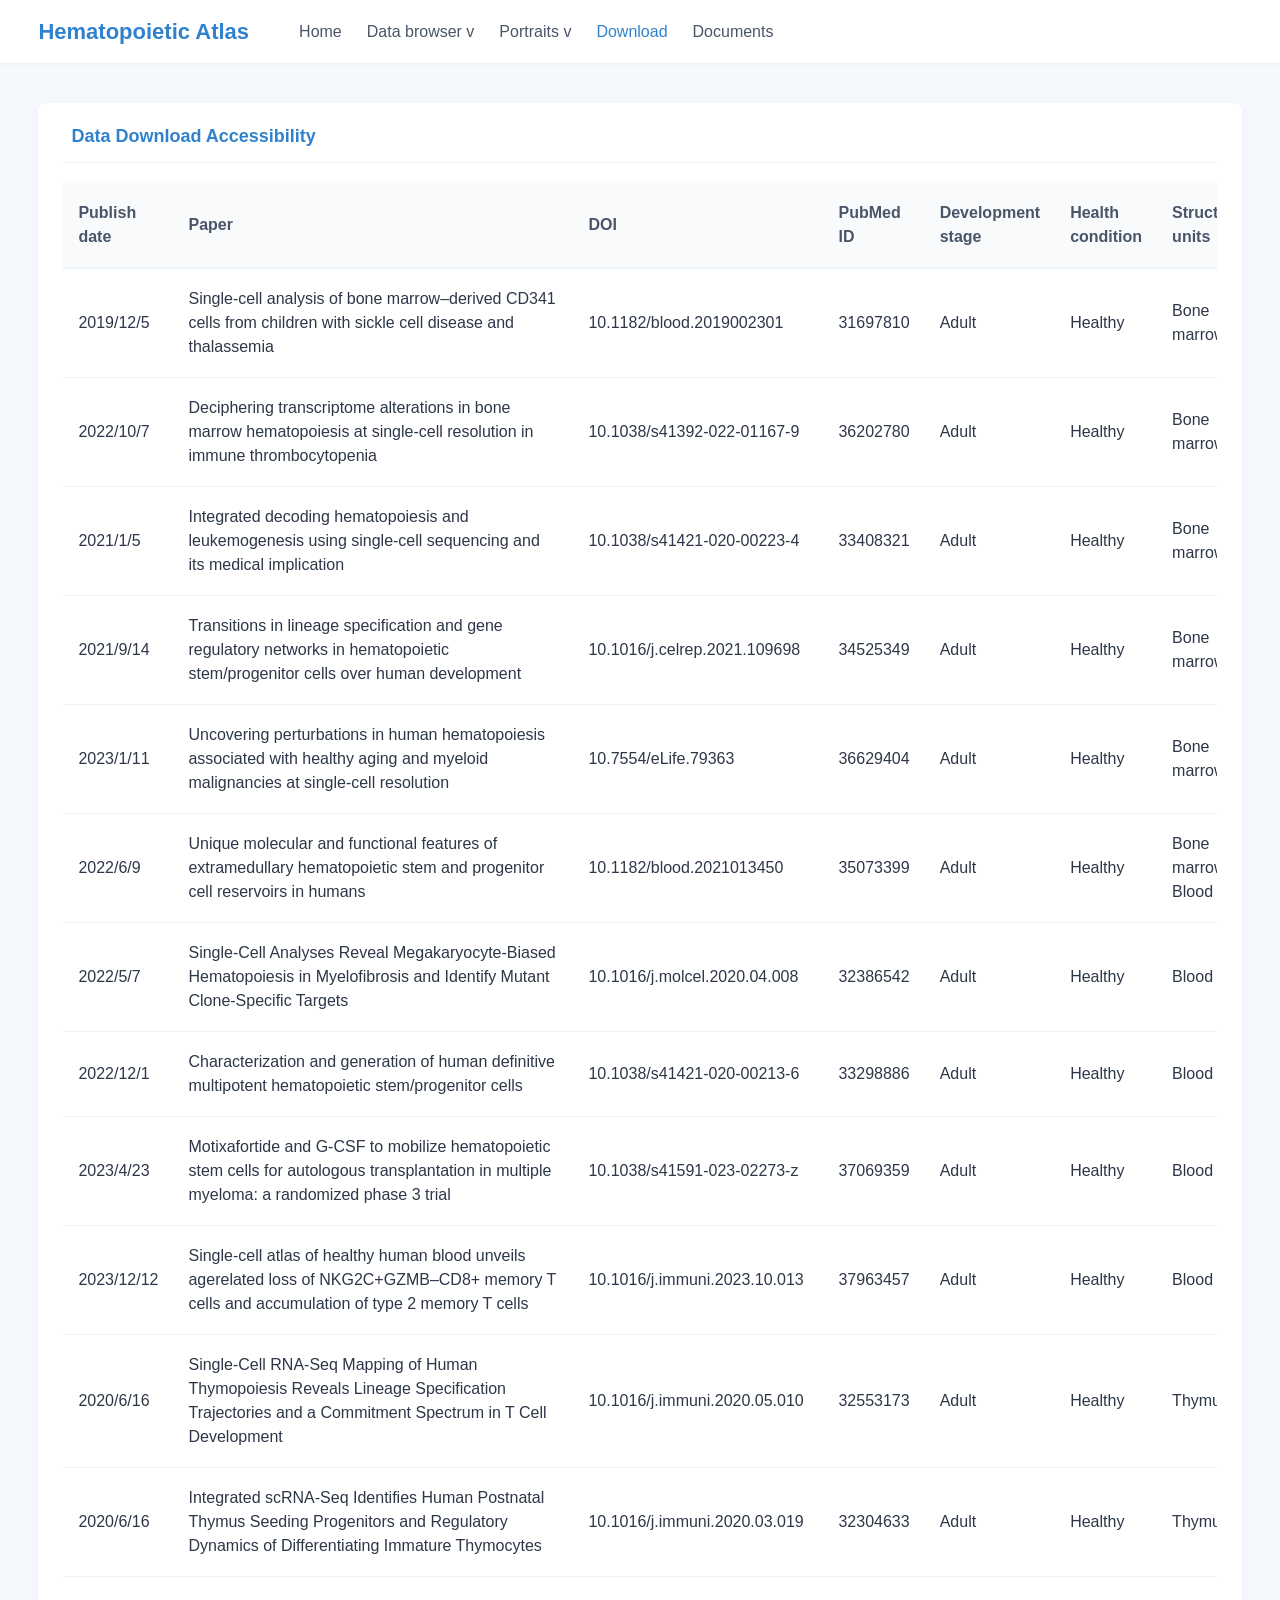
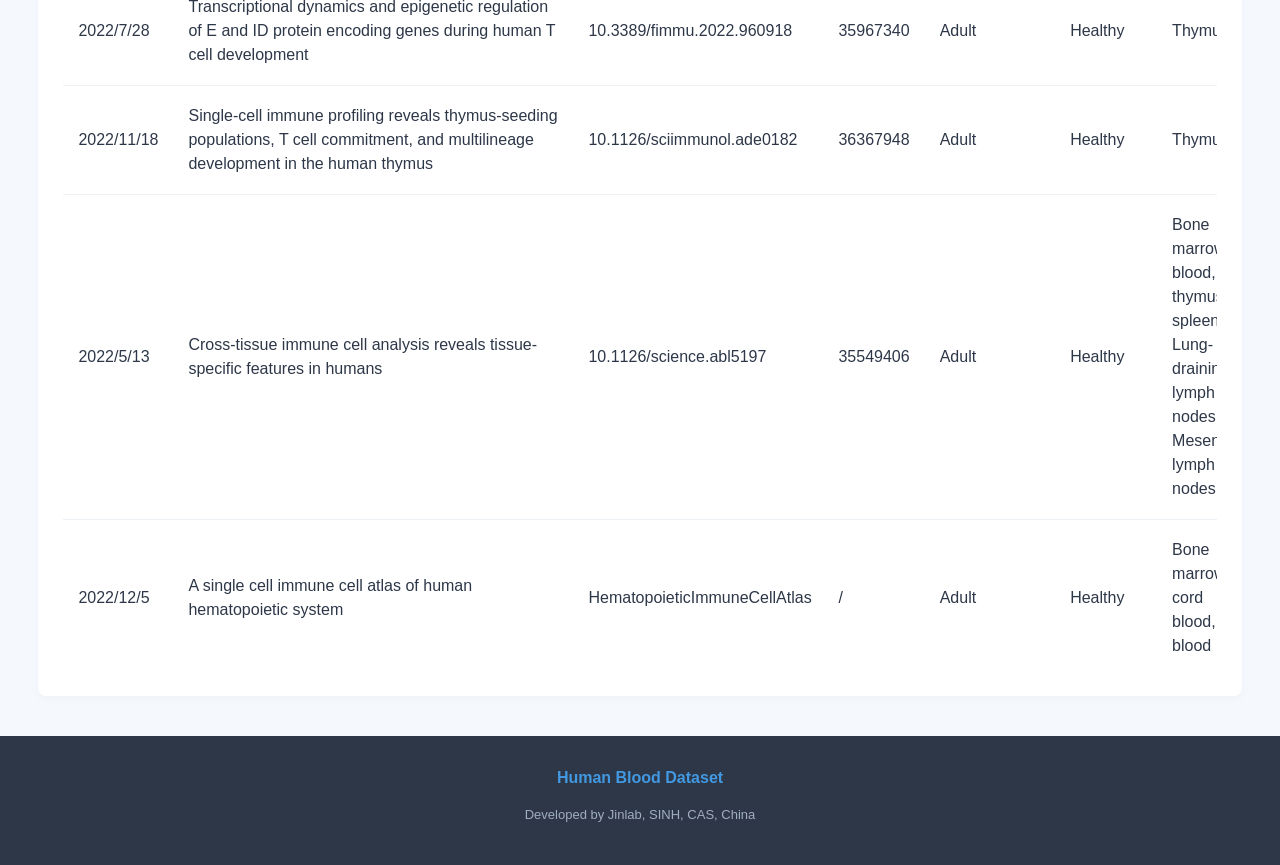
<file: WEB/download.html>
<!DOCTYPE html>
<html lang="en">
<head>
    <meta charset="UTF-8">
    <meta name="viewport" content="width=device-width, initial-scale=1.0">
    <title>Download - Hematopoietic Atlas</title>
    <link rel="stylesheet" href="css/style.css">
</head>
<body>

    <nav class="navbar-wrapper">
        <div class="navbar-content">
            <div class="nav-brand">Hematopoietic Atlas</div>
            <ul class="nav-links">
                <li><a href="index.html">Home</a></li>
                <li class="dropdown">
                    <a href="#">Data browser <span class="arrow">v</span></a>
                    <ul class="dropdown-menu">
                        <li><a href="data-browser/hspc.html">HSPC</a></li>
                        <li><a href="data-browser/blood-atlas.html">Blood Atlas</a></li>
                    </ul>
                </li>
                <li class="dropdown">
                    <a href="#">Portraits <span class="arrow">v</span></a>
                    <ul class="dropdown-menu">
                        <li><a href="portraits/tissues.html">Tissues</a></li>
                        <li><a href="portraits/cell-types.html">Cell types</a></li>
                        <li><a href="portraits/genes.html">Genes</a></li>
                    </ul>
                </li>
                <li><a href="download.html" class="active">Download</a></li>
                <li><a href="documents.html">Documents</a></li>
            </ul>
        </div>
    </nav>

    <main class="download-container">
        <div class="card">
            <div class="card-header">
                <span class="icon"></span> Data Download Accessibility
            </div>
            
            <div class="table-responsive">
                <table class="download-table">
                    <thead>
                        <tr>
						    <th>Publish date</th>
                            <th>Paper</th>
                            <th>DOI</th>
                            <th>PubMed ID</th>
                            <th>Development stage</th>
							<th>Health condition</th>
							<th>Structural units</th>
							<th>Sequnecing protocol</th>
							<th>Download</th>
                        </tr>
                    </thead>
                    <tbody>
                        <tr>
						    <td>2019/12/5</td>
                            <td>Single-cell analysis of bone marrow–derived CD341 cells from children with sickle cell disease and thalassemia</td>
                            <td>10.1182/blood.2019002301</td>
                            <td>31697810</td>
                            <td>Adult</td>
							<td>Healthy</td>
                            <td>Bone marrow</td>
                            <td>10x</td>
							<td>
                                <a href="https://www.ncbi.nlm.nih.gov/geo/query/acc.cgi?acc=GSE133181" class="download-link" download>Download</a>
                            </td>
                        </tr>
                        <tr>
						    <td>2022/10/7</td>
                            <td>Deciphering transcriptome alterations in bone marrow hematopoiesis at single-cell resolution in immune thrombocytopenia</td>
							<td>10.1038/s41392-022-01167-9</td>
                            <td>36202780</td>
                            <td>Adult</td>
							<td>Healthy</td>
                            <td>Bone marrow</td>
                            <td>10x</td>
                            <td>
                                <a href="https://www.ncbi.nlm.nih.gov/geo/query/acc.cgi?acc=GSE196676" class="download-link" download>Download</a>
                            </td>
                        </tr>
                        <tr>
						    <td>2021/1/5</td>
                            <td>Integrated decoding hematopoiesis and leukemogenesis using single-cell sequencing and its medical implication</td>
                            <td>10.1038/s41421-020-00223-4</td>
                            <td>33408321</td>
                            <td>Adult</td>
							<td>Healthy</td>
                            <td>Bone marrow</td>
                            <td>10x</td>
                            <td>
                                <a href="https://ngdc.cncb.ac.cn/gsa-human/browse/HRA000084" class="download-link" download>Download</a>
                            </td>
                        </tr>
                        <tr>
						    <td>2021/9/14</td>
                            <td>Transitions in lineage specification and gene regulatory networks in hematopoietic stem/progenitor cells over human development</td>
                            <td>10.1016/j.celrep.2021.109698</td>
                            <td>34525349</td>
                            <td>Adult</td>
							<td>Healthy</td>
                            <td>Bone marrow</td>
                            <td>10x</td>
                            <td>
                                <a href="https://www.ncbi.nlm.nih.gov/geo/query/acc.cgi?acc=GSE155259" class="download-link" download>Download</a>
                            </td>
                        </tr>
                        <tr>
						    <td>2023/1/11</td>
                            <td>Uncovering perturbations in human hematopoiesis associated with healthy aging and myeloid malignancies at single-cell resolution</td>
                            <td>10.7554/eLife.79363</td>
                            <td>36629404</td>
                            <td>Adult</td>
							<td>Healthy</td>
                            <td>Bone marrow</td>
                            <td>10x</td>
                            <td>
                                <a href="https://https.ncbi.nlm.nih.gov/geo/query/acc.cgi?acc=GSE180298" class="download-link" download>Download</a>
                            </td>
                        </tr>
                        <tr>
						    <td>2022/6/9</td>
                            <td>Unique molecular and functional features of extramedullary hematopoietic stem and progenitor cell reservoirs in humans</td>
                            <td>10.1182/blood.2021013450</td>
                            <td>35073399</td>
                            <td>Adult</td>
							<td>Healthy</td>
                            <td>Bone marrow, Blood</td>
                            <td>10x</td>
                            <td>
                                <a href="https://www.ebi.ac.uk/biostudies/studies/S-SUBS4" class="download-link" download>Download</a>
                            </td>
                        </tr>
						<tr>
						    <td>2022/5/7</td>
                            <td>Single-Cell Analyses Reveal Megakaryocyte-Biased Hematopoiesis in Myelofibrosis and Identify Mutant Clone-Specific Targets</td>
                            <td>10.1016/j.molcel.2020.04.008</td>
                            <td>32386542</td>
                            <td>Adult</td>
							<td>Healthy</td>
                            <td>Blood</td>
                            <td>10x</td>
                            <td>
                                <a href="https://www.ncbi.nlm.nih.gov/geo/query/acc.cgi?acc=GSE144568" class="download-link" download>Download</a>
                            </td>
                        </tr>
						<tr>
						    <td>2022/12/1</td>
                            <td>Characterization and generation of human definitive multipotent hematopoietic stem/progenitor cells</td>
                            <td>10.1038/s41421-020-00213-6</td>
                            <td>33298886</td>
                            <td>Adult</td>
							<td>Healthy</td>
                            <td>Blood</td>
                            <td>10x</td>
                            <td>
                                <a href="https://www.ncbi.nlm.nih.gov/geo/query/acc.cgi?acc=GSE148215" class="download-link" download>Download</a>
                            </td>
                        </tr>
						<tr>
						    <td>2023/4/23</td>
                            <td>Motixafortide and G-CSF to mobilize hematopoietic stem cells for autologous transplantation in multiple myeloma: a randomized phase 3 trial</td>
                            <td>10.1038/s41591-023-02273-z</td>
                            <td>37069359</td>
                            <td>Adult</td>
							<td>Healthy</td>
                            <td>Blood</td>
                            <td>10x</td>
                            <td>
                                <a href="https://www.ncbi.nlm.nih.gov/geo/query/acc.cgi?acc=GSE223972" class="download-link" download>Download</a>
                            </td>
                        </tr>
						<tr>
						    <td>2023/12/12</td>
                            <td>Single-cell atlas of healthy human blood unveils agerelated loss of NKG2C+GZMB–CD8+ memory T cells and accumulation of type 2 memory T cells</td>
                            <td>10.1016/j.immuni.2023.10.013</td>
                            <td>37963457</td>
                            <td>Adult</td>
							<td>Healthy</td>
                            <td>Blood</td>
                            <td>10x</td>
                            <td>
                                <a href="https://www.synapse.org/Synapse:syn49637038/wiki/620242" class="download-link" download>Download</a>
                            </td>
                        </tr>
						<tr>
						    <td>2020/6/16</td>
                            <td>Single-Cell RNA-Seq Mapping of Human Thymopoiesis Reveals Lineage Specification Trajectories and a Commitment Spectrum in T Cell Development</td>
                            <td>10.1016/j.immuni.2020.05.010</td>
                            <td>32553173</td>
                            <td>Adult</td>
							<td>Healthy</td>
                            <td>Thymus</td>
                            <td>10x</td>
                            <td>
                                <a href="https://www.ncbi.nlm.nih.gov/geo/query/acc.cgi?acc=GSE144870" class="download-link" download>Download</a>
                            </td>
                        </tr>
						<tr>
						    <td>2020/6/16</td>
                            <td>Integrated scRNA-Seq Identifies Human Postnatal Thymus Seeding Progenitors and Regulatory Dynamics of Differentiating Immature Thymocytes</td>
                            <td>10.1016/j.immuni.2020.03.019</td>
                            <td>32304633</td>
                            <td>Adult</td>
							<td>Healthy</td>
                            <td>Thymus</td>
                            <td>10x</td>
                            <td>
                                <a href="https://www.ncbi.nlm.nih.gov/geo/query/acc.cgi?acc=GSM4127994" class="download-link" download>Download</a>
                            </td>
                        </tr>
						<tr>
						    <td>2022/7/28</td>
                            <td>Transcriptional dynamics and epigenetic regulation of E and ID protein encoding genes during human T cell development</td>
                            <td>10.3389/fimmu.2022.960918</td>
                            <td>35967340</td>
                            <td>Adult</td>
							<td>Healthy</td>
                            <td>Thymus</td>
                            <td>10x</td>
                            <td>
                                <a href="https://www.ncbi.nlm.nih.gov/geo/query/acc.cgi?acc=GSE205439" class="download-link" download>Download</a>
                            </td>
                        </tr>
						<tr>
						    <td>2022/11/18</td>
                            <td>Single-cell immune profiling reveals thymus-seeding populations, T cell commitment, and multilineage development in the human thymus</td>
                            <td>10.1126/sciimmunol.ade0182</td>
                            <td>36367948</td>
                            <td>Adult</td>
							<td>Healthy</td>
                            <td>Thymus</td>
                            <td>10x</td>
                            <td>
                                <a href="https://www.ncbi.nlm.nih.gov/geo/query/acc.cgi?acc=GSE195812" class="download-link" download>Download</a>
                            </td>
                        </tr>
						<tr>
						    <td>2022/5/13</td>
                            <td>Cross-tissue immune cell analysis reveals tissue-specific features in humans</td>
                            <td>10.1126/science.abl5197</td>
                            <td>35549406</td>
                            <td>Adult</td>
							<td>Healthy</td>
                            <td>Bone marrow, blood, thymus, spleen, Lung-draining lymph nodes, Mesenteric lymph nodes </td>
                            <td>10x</td>
                            <td>
                                <a href="https://www.ebi.ac.uk/biostudies/arrayexpress/studies/E-MTAB-11536?query=E-MTAB-11536" class="download-link" download>Download</a>
                            </td>
                        </tr>
						<tr>
						    <td>2022/12/5</td>
                            <td>A single cell immune cell atlas of human hematopoietic system</td>
                            <td>HematopoieticImmuneCellAtlas</td>
                            <td>/</td>
                            <td>Adult</td>
							<td>Healthy</td>
                            <td>Bone marrow, cord blood, blood</td>
                            <td>10x</td>
                            <td>
                                <a href="https://data.humancellatlas.org/explore/projects/cc95ff89-2e68-4a08-a234-480eca21ce79" class="download-link" download>Download</a>
                            </td>
                        </tr>
                    </tbody>
                </table>
            </div>
        </div>
    </main>

    <footer class="footer">
        <div class="footer-content">
            <h3 class="footer-title">Human Blood Dataset</h3>
            <p class="footer-links">Developed by Jinlab, SINH, CAS, China</p>
        </div>
    </footer>

</body>
</html>
</file>
<file: WEB/css/style.css>
@charset "UTF-8";

/* --- 基础与重置 --- */
* { box-sizing: border-box; margin: 0; padding: 0; }
body {
    font-family: "Segoe UI", Roboto, "Helvetica Neue", Arial, sans-serif;
    background-color: #F5F9FE; 
    color: #333;
    line-height: 1.5;
    /* 【修改】确保 body 不会有默认的外边距导致偏移 */
    width: 100%;
}
a { text-decoration: none; color: inherit; }
ul { list-style: none; }


/* =========================================
   1. 全局导航栏 (白底全宽，内容 1400px 居中)
   ========================================= */

/* 外层包裹器：负责铺满全屏和白色背景 */
.navbar-wrapper {
    width: 100%;
    background-color: #fff;
    box-shadow: 0 1px 3px rgba(0,0,0,0.05);
}

/* 内层内容器：负责 1400px 宽度限制和居中对齐 */
.navbar-content {
    max-width: 1400px;
    margin: 0 auto;        /* 左右自动居中 */
    padding: 15px 3vw;     /* 上下内边距，左右给一点安全距离 */
    display: flex;
    align-items: center;
}

.nav-brand {
    font-size: 22px;
    font-weight: 700;
    color: #3182ce;
    margin-right: 50px;
}

.nav-links { display: flex; gap: 25px; font-size: 16px; }
.nav-links a { color: #4a5568; transition: color 0.2s; }
.nav-links a.active, .nav-links a:hover { color: #3182ce; }


/* 下拉菜单 */
.dropdown { position: relative; cursor: pointer; }
.dropdown-menu {
    display: none;
    position: absolute;
    top: 100%;
    left: 0;
    background: #fff;
    box-shadow: 0 4px 6px rgba(0,0,0,0.1);
    min-width: 140px;
    border-radius: 4px;
    padding: 8px 0;
    z-index: 1000;
}
.dropdown:hover .dropdown-menu { display: block; }
.dropdown-menu a { display: block; padding: 8px 15px; font-size: 15px; }
.dropdown-menu a:hover { background-color: #ebf8ff; color: #3182ce; }

/* --- 标题介绍区 (全宽图片) --- */
.hero {
    padding: 20px 3vw; /* 与导航栏对齐的侧边距 */
    text-align: center;
    max-width: 1400px;     /* 限制宽度与导航栏同款 */
    margin: 0 auto;
}
.hero-image {
    width: 100%;           /* 强制图片占满整个可用宽度 */
    #max-width: 1400px;
    margin: 0 auto;
    max-height: 250px;     /* 限制最大高度，防止在带鱼屏/超宽屏上图片变得过高 */
    object-fit: contain;   /* 保证图片比例不被拉伸变形 */
    display: block;
}
.subtitle {
    font-size: 20px;
    color: #4a5568;
    max-width: 1400px;     /* 限制宽度与导航栏同款 */
    margin: 15px auto;
}

/* --- 主体网格布局 (Main Container) --- */
.container { 
    display: grid; 
    grid-template-columns: 2.2fr 1fr; 
    gap: 25px; 
    padding-bottom: 50px;
    max-width: 1400px;
    margin: 0 auto;       /* 核心：确保内容居中，不偏移 */
    padding: 0 20px;      /* 左右留出一定的安全边距 */
}

/* --- 卡片通用样式 (Cards) --- */
.card {
    background: #fff;
    border-radius: 8px;
    padding: 20px 25px;
    box-shadow: 0 2px 10px rgba(0,0,0,0.03);
    margin-bottom: 25px;
    height: fit-content; /* 让右侧卡片高度自适应内容，不被网格强制拉伸 */
}
.card-header {
    font-size: 18px;
    font-weight: 600;
    color: #3182ce;
    margin-bottom: 20px;
    border-bottom: 1px solid #edf2f7;
    padding-bottom: 12px;
    display: flex;
    align-items: center;
}
.card-header .icon { margin-right: 8px; }

/* --- 左侧区 (Explore Area) --- */
.umap-image-area {
    width: 100%;
    height: 425px; /* 高度适当增加以匹配横向拉宽的屏幕 */
    background-color: #ffffff;
    border: 1px dashed #cbd5e0;
    display: flex;
    flex-direction: column;
    align-items: center;
    justify-content: center;
    margin-bottom: 25px;
    border-radius: 6px;
}
.umap-image-contain {
    width: 100%;
    height: 100%;
    display: block;
    object-fit: contain; /* 确保统计数字和图表完整显示 */
}

/* 底部三个入口按钮 */
.portrait-cards {
    display: flex;
    justify-content: space-between;
    gap: 20px;
}
.portrait-btn {
    flex: 1;
    display: flex;
    flex-direction: column;
    background-color: #fff;
    border-radius: 6px;
    overflow: hidden;
    transition: transform 0.2s ease, box-shadow 0.2s ease;
}
.portrait-btn:hover {
    transform: translateY(-3px);
    box-shadow: 0 4px 12px rgba(0,0,0,0.1);
}
.img-placeholder {
    width: 100%;
    height: 200px;
    background-color: #ffffff;
    display: flex;
    align-items: center;
    justify-content: center;
    font-size: 18px;
}
.btn-label {
    text-align: center;
    padding: 12px 10px;
    color: #fff;
    font-size: 20px;
    font-weight: bold;
}
.fit-btn-image {
    width: 100%;
    height: 100%;
    display: block;
    /* 如果是 UMAP 数据图或按钮预览图，
       建议使用 contain 确保内容不被裁剪 
    */
    object-fit: contain; 
}

/* 按钮颜色配置 */
.theme-orange { border: 4px solid #ed8936; }
.theme-orange .btn-label { background-color: #ed8936; }
.theme-blue { border: 4px solid #4299e1; }
.theme-blue .btn-label { background-color: #4299e1; }
.theme-green { border: 4px solid #48bb78; }
.theme-green .btn-label { background-color: #48bb78; }

/* --- 右侧区 (Stats & Contact) --- */

/* 右侧：统计窗格高度 */
.stats-pane {
    width: 100%;
    height: 200px; /* 设定统计图片窗格的高度 */
    background-color: #fff;
    overflow: hidden;
}

/* 联系方式排版 */
.contact-content {
    font-size: 15px;
    line-height: 1.8;
    color: #4a5568;
}
.contact-content p { margin-bottom: 8px; }

/* --- 底部 (Footer) --- */
.footer {
    background-color: #2d3748;
    color: #a0aec0;
    padding: 30px 3vw 40px; /* 与全局对齐的 Padding */
    text-align: center;
    width: 100%;
}
.footer-title {
    color: #4299e1;
    font-size: 16px;
    font-weight: 600;
    margin-bottom: 15px;
}
.footer-links {
    display: flex;
    justify-content: center;
    gap: 40px;
    font-size: 13px;
    flex-wrap: wrap; /* 空间不够时自动换行 */
}
.footer-links a { color: #e2e8f0; transition: color 0.2s; }
.footer-links a:hover { color: #63b3ed; }



/* --- CellXgene 页面专属样式 --- */

.cellxgene-container {
    max-width: 1400px;     /* 限制宽度与导航栏同款 */
    margin: 0 auto;        /* 居中 */
    height: calc(100vh - 180px); 
    padding: 20px 3vw;
    display: flex;
    justify-content: center;
    align-items: center;
}

.cellxgene-iframe {
    width: 100%;
    height: 100%;
    border: 1px solid #e2e8f0;
    border-radius: 8px;
    background-color: #fff;
    box-shadow: 0 4px 12px rgba(0,0,0,0.05);
}

/* =========================================
   Download 页面专属样式
   ========================================= */

/* --- Download 页面容器 --- */
.download-container {
    max-width: 1400px;
    margin: 40px auto;
    padding: 0 3vw;
    min-height: calc(100vh - 300px);
}

/* --- 纯净表格样式 --- */
.table-responsive {
    width: 100%;
    overflow-x: auto;
}

.download-table {
    width: 100%;
    border-collapse: collapse;
    font-size: 16px; /* 稍微加大字号提高可读性 */
    color: #2d3748;
}

.download-table th {
    background-color: #f8fafc;
    color: #4a5568;
    font-weight: 600;
    text-align: left;
    padding: 18px 15px;
    border-bottom: 2px solid #edf2f7;
}

.download-table td {
    padding: 18px 15px;
    border-bottom: 1px solid #edf2f7;
}

.download-table tr:last-child td {
    border-bottom: none; /* 最后一行去掉底边线 */
}

.download-table tr:hover {
    background-color: #f7fafc;
}

/* 增加第二列（通常是文件名或描述）的宽度 */
table th:nth-child(2), 
table td:nth-child(2) {
    width: 40%; /* 根据需要调整比例 */
    min-width: 400px;
}
table th:nth-child(3), 
table td:nth-child(3) {
    width: 30%; /* 根据需要调整比例 */
    max-width: 250px;
}

/* 最后一列链接按钮样式 */
.download-link {
    display: inline-block;
    padding: 6px 16px;
    background-color: #3182ce;
    color: white !important;
    text-decoration: none !important;
    border-radius: 4px;
    font-size: 14px;
    transition: background-color 0.2s;
    text-align: center;
}

.download-link:hover {
    background-color: #2c5282;
    box-shadow: 0 2px 4px rgba(0,0,0,0.1);
}

/* 确保最后一列居中 */
table td:last-child {
    text-align: center;
}





/* =========================================
   Portraits of Tissues 页面专属样式
   ========================================= */

/* =========================================
   页面主标题 (Page Main Title)
   ========================================= */
.page-header-container {
    max-width: 1400px;
    margin: 0 auto;
    padding: 40px 3vw 0; /* 左右边距 3vw，与下方 tissues-container 完全对齐 */
}

.page-main-title {
    font-size: 25px;       /* 大号字体 */
    color: #3182ce;        /* 经典的深蓝色，与截图一致 */
    font-weight: 700;
    margin: 0;
    letter-spacing: -0.5px;
}

.tissues-container {
    display: grid;
    grid-template-columns: 4fr 1fr; 
    gap: 40px;
    padding-top: 25px; /* 让标题和下方内容的衔接更紧凑自然 */
    padding: 30px 3vw 60px;
    max-width: 1400px;
    margin: 0 auto;
    /* 【修复 1】：必须改为 stretch，让右侧轨道和左侧内容一样高 */
    align-items: stretch; 
}

/* --- 右侧栏滚动效果 (Sticky) --- */
.tissues-sidebar-col {
    position: relative;
    /* 【修复 2】：设置为 100%，撑满整个右侧网格，作为吸附滑动的轨道 */
    height: 100%; 
}

.tissues-sticky-sidebar {
    position: -webkit-sticky; 
    position: sticky;
    top: 20px; /* 距离顶部 20px 时开始吸附跟随 */
    
    background: #fff;
    padding: 25px;
    border-radius: 8px;
    box-shadow: 0 2px 12px rgba(0,0,0,0.06);
    
    /* 【修复 3】：限制侧边栏自身的最大高度，当菜单太长时允许其内部滚动 */
    max-height: calc(100vh - 40px); 
    overflow-y: auto; 
    z-index: 10;
}

/* 左侧各个尺度区域 */
.scale-section {
    background-color: #fff;
    border-radius: 8px;
    padding: 30px;
    margin-bottom: 30px;
    box-shadow: 0 2px 8px rgba(0,0,0,0.04);
}
.section-title { font-size: 20px; color: #333; margin-bottom: 10px; }
.section-desc { font-size: 14px; color: #666; margin-bottom: 25px; line-height: 1.6; }

/* 交互人体图区域 */
.body-map-container {
    position: relative;
    width: 100%;
    max-width: 600px;
    height: 500px;
    margin: 0 auto 30px;
    background-color: #f8fafc; /* 占位背景色 */
    border-radius: 8px;
}
.body-bg { width: 100%; height: 100%; object-fit: contain; }

/* 器官标签按钮 */
.organ-btn {
    position: absolute;
    background: #F5F9FE;
    border: 1px solid #cbd5e0;
    color: #2D61B8;
    padding: 17px 25px;
    border-radius: 4px;
    font-size: 18px;
    cursor: pointer;
    box-shadow: 0 2px 4px rgba(0,0,0,0.1);
    transition: all 0.2s;
    /* 加入一个小圆点装饰模拟截图中连线的起点 */
    display: flex;
    align-items: center;
    gap: 8px;
}
.organ-btn::before { content: ''; width: 8px; height: 8px; background: #cbd5e0; border-radius: 50%; }
.organ-btn:hover { border-color: #3182ce; color: #3182ce; }
.organ-btn.active { background-color: #2b6cb0; color: #fff; border-color: #2b6cb0; }
.organ-btn.active::before { background: #fff; }

/* 文本介绍卡片 */
.tissue-info-card { background: #f8fafc; border: 1px solid #e2e8f0; border-radius: 6px; padding: 20px; }
.info-header { display: flex; justify-content: space-between; align-items: baseline; margin-bottom: 10px; }
.info-header h3 { color: #2b6cb0; font-size: 18px; margin: 0; }
.info-header a { font-size: 12px; color: #718096; }
.info-header a:hover { color: #3182ce; }
#info-desc { font-size: 14px; color: #4a5568; line-height: 1.6; }

/* 图表占位与下载按钮 */
.chart-box { width: 100%; border: 1px dashed #cbd5e0; margin-bottom: 20px; border-radius: 6px; }
.download-btn { background: #2b6cb0; color: #fff; border: none; padding: 10px 20px; border-radius: 4px; cursor: pointer; font-size: 13px; margin-top: 10px;}


/* --- 【修改】右侧栏滚动效果 (Sticky) --- */
.tissues-sidebar-col {
    position: relative;
    /* 确保这一列本身高度随内容变化，不被强制撑开 */
    height: auto; 
}


/* --- 图表容器 --- */
.charts-grid {
    display: grid;
    grid-template-columns: 1fr;
    gap: 20px;
}

.chart-box {
    width: 100%;
    height: 400px; /* 给图表设定固定高度 */
    background: #fff;
    margin-bottom: 20px;
}

.heatmap-box {
    height: 500px; /* 热图通常需要更高一点 */
}

.chart-desc {
    font-size: 14px;
    color: #718096;
    margin-bottom: 20px;
}

/* =========================================
   ECharts 图表容器布局
   ========================================= */


/* 统一设置所有图表容器的基础样式 */
#pie-chart-container, 
#bar-chart-container, 
#heatmap-1-container, 
#heatmap-2-container {
    width: 100%;           /* 占据父级卡片的全部宽度 */
    height: 400px;         /* 【关键】设定固定高度，确保 ECharts 能渲染 */
    background-color: #fff;
    margin-bottom: 20px;
    border-radius: 4px;
}

/* 针对热图，由于基因名可能较多，可以适当增加高度 */
#heatmap-1-container, 
#heatmap-2-container {
    height: 460px;         /* 热图高度增加到 500px 效果更好 */
}


/* 侧边栏内部元素样式保持不变 */
.ctrl-group { margin-bottom: 25px; }
.ctrl-group h4 { font-size: 13px; color: #4a5568; margin-bottom: 12px; font-weight: normal; }

/* 导航按钮 */
.nav-btn { display: block; width: 100%; text-align: center; padding: 10px; background: #f0f4f8; color: #4a5568; border-radius: 4px; margin-bottom: 8px; font-size: 14px; transition: 0.2s;}
.nav-btn.active { background: #2b6cb0; color: #fff; font-weight: bold; }
.nav-btn:hover:not(.active) { background: #e2e8f0; }

/* 数据集切换 Toggle */
.toggle-switch { display: flex; background: #f0f4f8; border-radius: 4px; overflow: hidden; margin-bottom: 10px; }
.dataset-btn { flex: 1; border: none; padding: 8px; background: transparent; color: #718096; cursor: pointer; font-size: 14px; }
.dataset-btn.active { background: #2b6cb0; color: #fff; }
.dataset-btn.disabled { background: #f7fafc; color: #cbd5e0; width: 100%; cursor: not-allowed; }

/* 下拉框 */
.tissue-dropdown { width: 100%; padding: 10px; border: 1px solid #cbd5e0; border-radius: 4px; color: #4a5568; font-size: 14px; outline: none; }

/* 回到顶部 */
.back-top-btn { width: 100%; background: #fff; border: 1px solid #e2e8f0; padding: 10px; border-radius: 4px; color: #4a5568; cursor: pointer; font-size: 13px; margin-top: 20px;}
.back-top-btn:hover { background: #f8fafc; }




/* =========================================
   Portraits of Cell types 页面专属样式
   ========================================= */

/* 普通图表容器（与 Tissues 页面的 .chart-box 样式对齐） */
.ct-chart-box {
    width: 100%;
    background-color: #fff;       /* 白色背景 */
    margin-bottom: 20px;
    border: 1px dashed #cbd5e0;   /* 虚线框，与 tissues 一致 */
    border-radius: 6px;           /* 略小的圆角，与 tissues 一致 */
    /* 移除了 box-shadow，保持扁平化统一 */
}

/* 热图容器（高度更高，其他样式继承） */
.ct-heatmap-box {
    width: 100%;
    height: 550px;                /* 热图专属高度 */
    background-color: #fff;       /* 白色背景 */
    margin-bottom: 25px;
    border: 1px dashed #cbd5e0;   /* 虚线框 */
    border-radius: 6px;
}

/* Cell-cell Interaction 内部双列网格响应式 */
.cci-grid {
    display: grid;
    grid-template-columns: 1fr 1fr;
    gap: 20px;
}

@media (max-width: 1024px) {
    .cci-grid {
        grid-template-columns: 1fr; /* 屏幕较小时转为上下排列 */
    }
}

/* =========================================
   Documents 页面专属扩展样式 
   (参考 Portraits of Tissues 风格重构)
   ========================================= */

/* 主包裹器：使用 Flexbox 布局对齐 Portraits 结构 */
.docs-main-wrapper {
    display: flex;
    max-width: 1400px;
    margin: 40px auto;
    padding: 0 3vw;
    gap: 30px; /* 侧边栏和主区域之间的间距 */
    align-items: flex-start; /* 顶部对齐，允许左右高度独立 */
    min-height: calc(100vh - 240px);
}

/* 左侧可滚动固定边栏 (对应 .controls-panel) */
.docs-sidebar {
    width: 280px;
    flex-shrink: 0;
    background: #ffffff;
    border-radius: 8px; /* 同步 Portraits 圆角 */
    padding: 24px;
    box-shadow: 0 4px 12px rgba(0,0,0,0.05); /* 同步 Portraits 阴影 */
    border: 1px solid #edf2f7; /* 同步 Portraits 描边色 */
    
    /* 粘性定位 */
    position: -webkit-sticky;
    position: sticky;
    top: 30px;
    max-height: calc(100vh - 120px);
    overflow-y: auto;
}

/* 右侧内容展现区 (对应 .main-view) */
.docs-content-panel {
    flex: 1; /* 自动撑满剩余宽度 */
    min-width: 0; 
    background: #ffffff;
    border-radius: 8px; /* 同步 Portraits 圆角 */
    padding: 40px; /* 文本阅读需要宽裕内边距，如嫌大可改为 24px */
    box-shadow: 0 4px 12px rgba(0,0,0,0.05); /* 同步 Portraits 阴影 */
    border: 1px solid #edf2f7; /* 同步 Portraits 描边色 */
}

/* 左侧侧边栏内部元素风格 - 完全对齐 Portraits 控制面板字体规范 */
.sidebar-title {
    font-size: 16px; /* 控制面板通常采用偏小、精致的字号 */
    font-weight: 700;
    color: #3182ce; /* 使用次强调灰度，避免喧宾夺主 */
    text-transform: uppercase;
    letter-spacing: normal;
    margin-bottom: 16px;
    padding-bottom: 12px;
    border-bottom: 1px solid #e2e8f0;
}

.docs-nav-btn {
    display: block;
    width: 100%;
    text-align: left;
    background: transparent;
    border: none;
    padding: 10px 14px;
    margin-bottom: 4px;
    border-radius: 6px;
    cursor: pointer;
    font-size: 15px;
    color: #2d3748; /* 默认状态使用更稳重的深灰黑，增强可读性 */
    font-weight: 500;
    transition: all 0.2s ease-in-out;
}

/* 悬浮时的状态 */
.docs-nav-btn:hover {
    background-color: #f7fafc;
    color: #3182ce; /* 呼应 Portraits 中 Ridge Plot 的核心橘红色调 */
}

/* 激活选中时的状态 */
.docs-nav-btn.active {
    background-color: #F5F9FE; /* 极浅的暖橘/黄底色，与图表 areaStyle 的起点色 #ffffb2 呼应 */
    color: #3182ce; /* 更深、更沉稳的强调橘色，保证阅读对比度 */
    font-weight: 600;
    /* 可选：增加左侧标识线，提升“面板控制”的视觉确认感 */
    #border-left: 3px solid #d94801; 
    border-radius: 4px; /* 因为加了左边框，微调圆角让视觉更硬朗 */
}

/* 右侧文档排版引擎 */
.doc-page-content {
    display: none; 
}

.doc-page-content.active {
    display: block; 
    animation: fadeIn 0.3s ease;
}

@keyframes fadeIn {
    from { opacity: 0; transform: translateY(5px); }
    to { opacity: 1; transform: translateY(0); }
}

.doc-main-title {
    font-size: 26px;
    font-weight: 700;
    color: #1a202c;
    margin-bottom: 20px;
    padding-bottom: 12px;
    border-bottom: 1px dashed #cbd5e0;
}

.doc-sub-title {
    font-size: 18px;
    font-weight: 600;
    color: #2d3748;
    margin-top: 28px;
    margin-bottom: 12px;
}

.doc-para {
    font-size: 14.5px;
    color: #4a5568;
    line-height: 1.7;
    margin-bottom: 16px;
}

.doc-list {
    margin-left: 20px;
    margin-bottom: 16px;
}

.doc-list li {
    font-size: 14.5px;
    color: #4a5568;
    line-height: 1.6;
    margin-bottom: 8px;
    list-style-type: disc; 
}

/* 响应式平板与手机端适配 */
@media (max-width: 768px) {
    .docs-main-wrapper {
        flex-direction: column;
    }
    .docs-sidebar {
        width: 100%;
        position: static;
        max-height: none;
    }
    .docs-content-panel {
        padding: 24px;
    }
}
/* =========================================
   Iframe 加载动画 (Loading Spinner)
   ========================================= */

/* 确保容器有相对定位，以便加载层可以绝对定位在其内部 */
.cellxgene-container {
    position: relative;
}


/* 加载覆盖层 */
.iframe-loader {
    position: absolute;
    top: 0;
    left: 0;
    width: 100%;
    height: 100%;
    background-color: #ffffff;
    display: flex;
    flex-direction: column;
    align-items: center;
    justify-content: center;
    z-index: 10; /* 保证覆盖在 iframe 之上 */
    border-radius: 8px; /* 与你的 iframe 边框圆角保持一致 */
    transition: opacity 0.5s ease; /* 淡出动画 */
}

/* 旋转的圆环 */
.loader-spinner {
    width: 50px;
    height: 50px;
    border: 5px solid #f3f3f3; /* 浅灰色底环 */
    border-top: 5px solid #3182ce; /* 主题蓝色顶环 */
    border-radius: 50%;
    animation: spin 1s linear infinite;
    margin-bottom: 15px;
}

/* 加载提示文字 */
.loader-text {
    font-size: 16px;
    color: #4a5568;
    font-weight: 500;
}

@keyframes spin {
    0% { transform: rotate(0deg); }
    100% { transform: rotate(360deg); }
}
</file>
